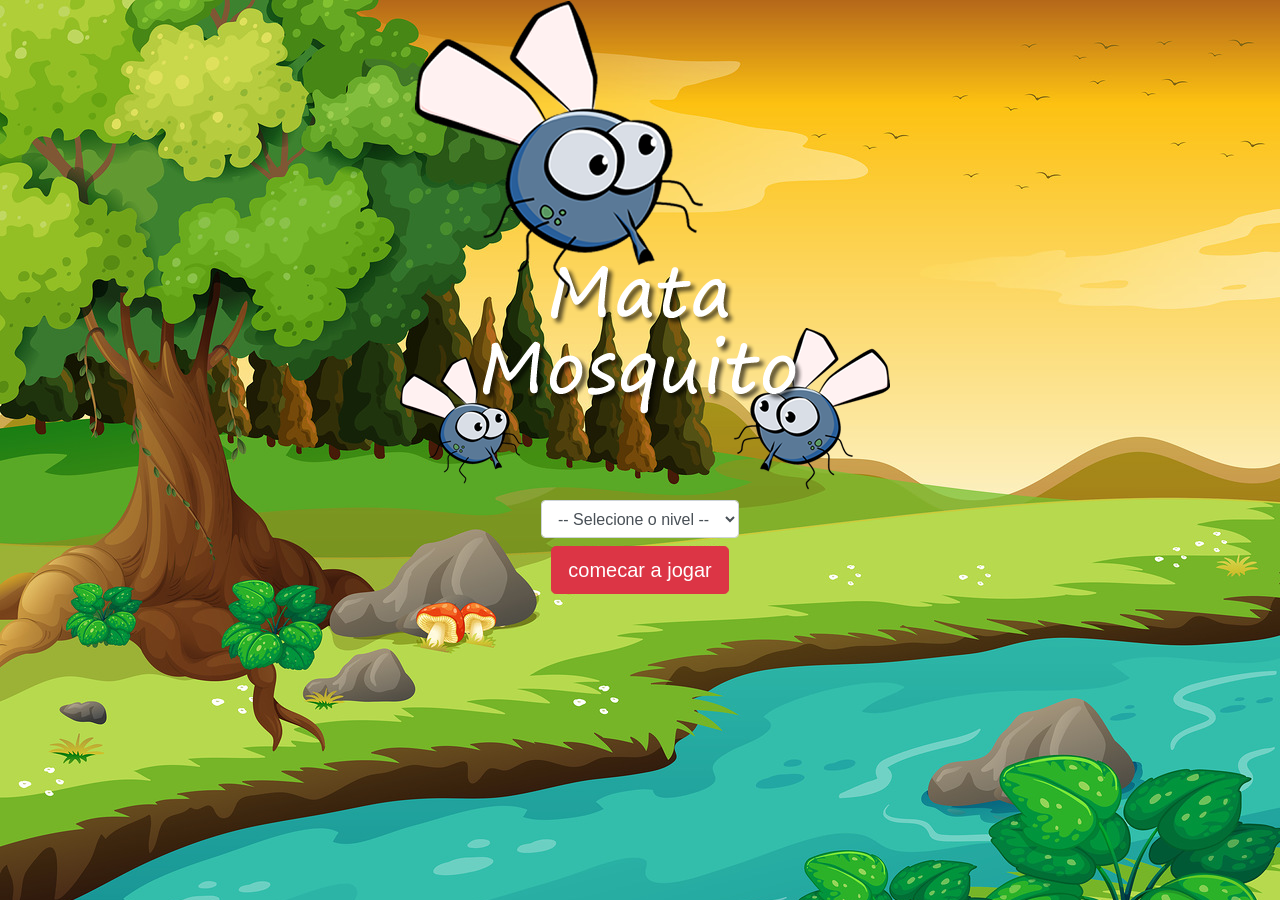
<file: index.html>
<!DOCTYPE html>
<html lang="en">

<head>
    <meta charset="UTF-8">
    <meta name="viewport" content="width=device-width, initial-scale=1.0">
    <link rel="stylesheet" href="https://maxcdn.bootstrapcdn.com/bootstrap/4.0.0-beta.2/css/bootstrap.min.css"
        integrity="sha384-PsH8R72JQ3SOdhVi3uxftmaW6Vc51MKb0q5P2rRUpPvrszuE4W1povHYgTpBfshb" crossorigin="anonymous">
    <link rel="stylesheet" href="css/style.css">
    <title>App Mata Mosquito</title>
    <script>
        function iniciarJogo() {
            var nivel = document.getElementById('nivel').value
            if (nivel === '') {
                alert('Selecione um nivel para iniciar')
                return false
            }
            window.location.href = "app.html?" + nivel
        }
    </script>
</head>

<body>

    <div class="container">
        <div class="row">
            <div class="col">
                <div class="d-flex justify-content-center">
                    <img src="img/game.png" alt="">
                </div>
            </div>
        </div>

        <div class="row">
            <div class="col">
                <div class="d-flex justify-content-center">
                    <div class="mb-2">
                        <select class="form-control" id="nivel">
                            <option value="">
                                -- Selecione o nivel --
                            </option>
                            <option value="facil">
                                Facil
                            </option>
                            <option value="normal">
                                Normal
                            </option>
                            <option value="dificil">
                                Dificil
                            </option>
                            <option value="aspas">
                                Aspas
                            </option>
                        </select>
                    </div>
                </div>
            </div>
        </div>

        <div class="row">
            <div class="col">
                <div class="d-flex justify-content-center">
                    <button type="button" class="btn btn-danger btn-lg" onclick="iniciarJogo()">comecar a jogar</button>
                </div>
            </div>
        </div>
    </div>

</body>

</html>
</file>
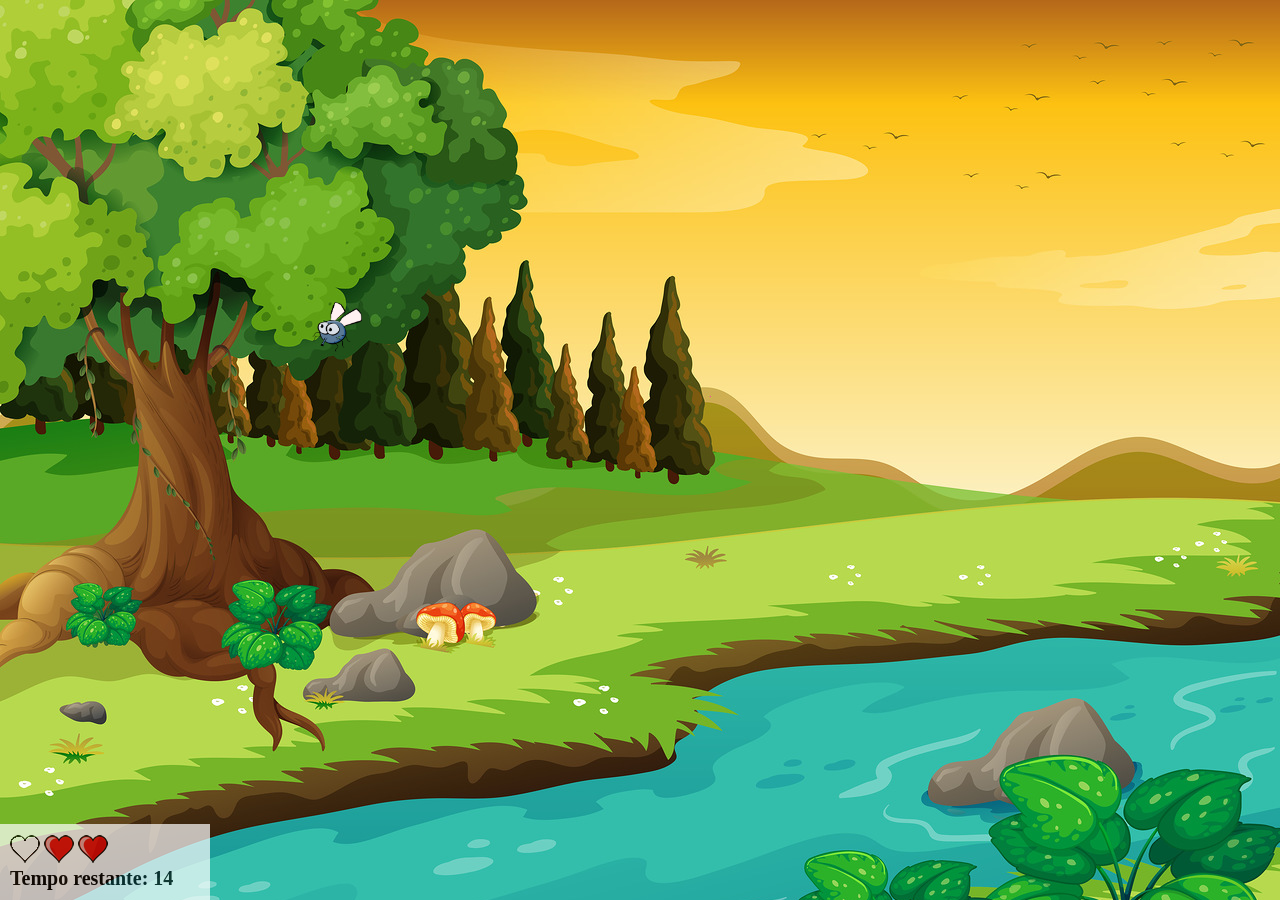
<file: app.html>
<!DOCTYPE html>
<html lang="en">

<head>
    <meta charset="UTF-8">
    <meta name="viewport" content="width=device-width, initial-scale=1.0">
    <title>Mata Mosquito</title>
    <script src="jogo.js"></script>
    <link rel="stylesheet" href="css/style.css">

</head>

<body onresize="ajustaTamanhoJogo()">

    <div class="painel">
        <div class="vidas">
            <img id="v1" src="img/coracao_cheio.png" alt="">
            <img id="v2" src="img/coracao_cheio.png" alt="">
            <img id="v3" src="img/coracao_cheio.png" alt="">
        </div>
        <div class="tempo">
            Tempo restante:
            <span id="cronometro">
            </span>
        </div>
    </div>

    <script>
        document.getElementById('cronometro').innerHTML = tempo

        var criaMosquito = setInterval(function () {
            posicaoMosquito()
        }, mosquitoTempo)
    </script>

</body>

</html>
</file>
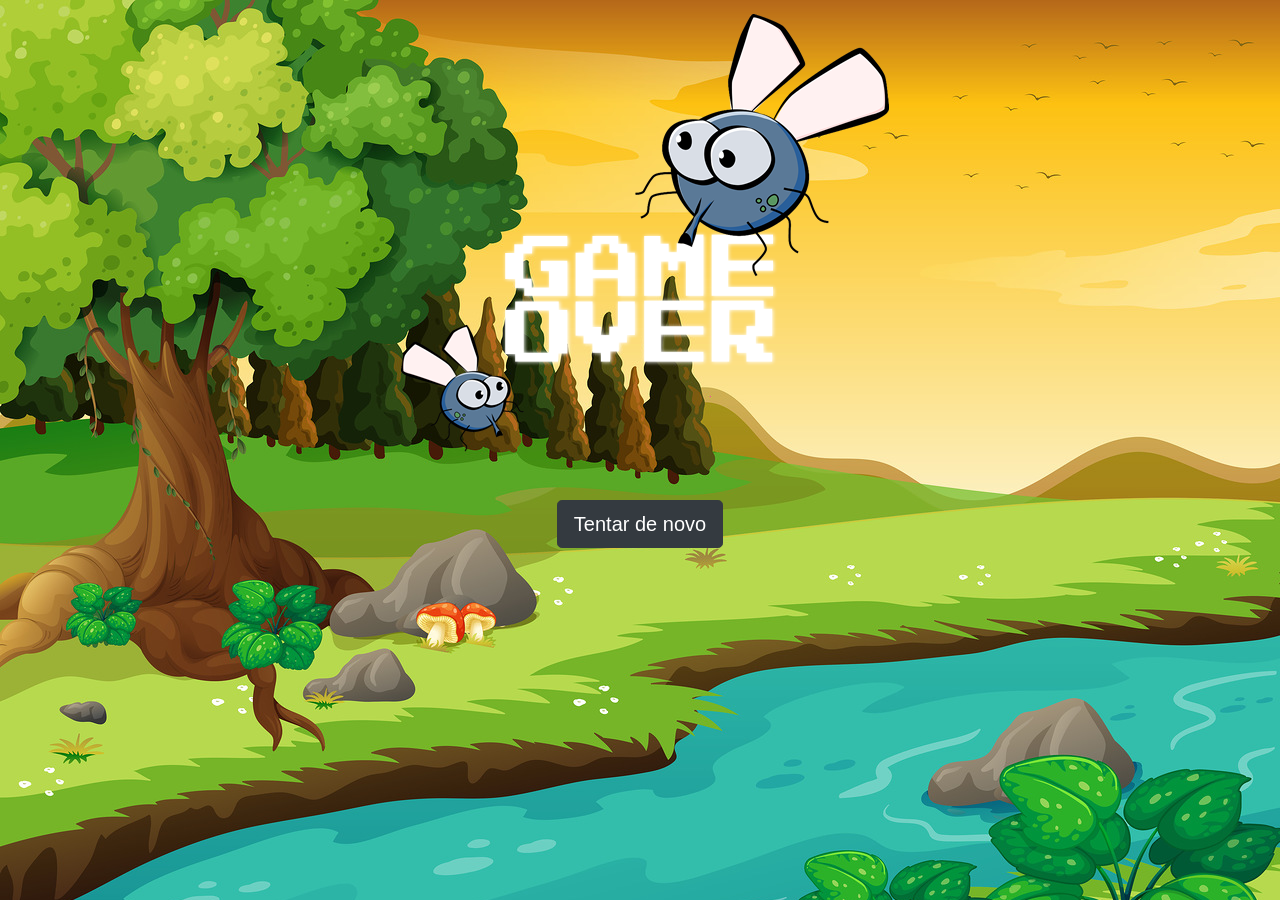
<file: gameOver.html>
<!DOCTYPE html>
<html lang="en">

<head>
    <meta charset="UTF-8">
    <meta name="viewport" content="width=device-width, initial-scale=1.0">
    <link rel="stylesheet" href="https://maxcdn.bootstrapcdn.com/bootstrap/4.0.0-beta.2/css/bootstrap.min.css"
        integrity="sha384-PsH8R72JQ3SOdhVi3uxftmaW6Vc51MKb0q5P2rRUpPvrszuE4W1povHYgTpBfshb" crossorigin="anonymous">
    <link rel="stylesheet" href="css/style.css">
    <title>App Mata Mosquito</title>
</head>

<body>

    <div class="container">
        <div class="row">
            <div class="col">
                <div class="d-flex justify-content-center">
                    <img src="img/game_over.png" alt="">
                </div>
            </div>
        </div>

        <div class="row">
            <div class="col">
                <div class="d-flex justify-content-center">
                    <button onclick="window.location.href = 'index.html'" type="button"
                        class="btn btn-dark btn-lg">Tentar
                        de novo</button>
                </div>
            </div>
        </div>
    </div>

</body>

</html>
</file>
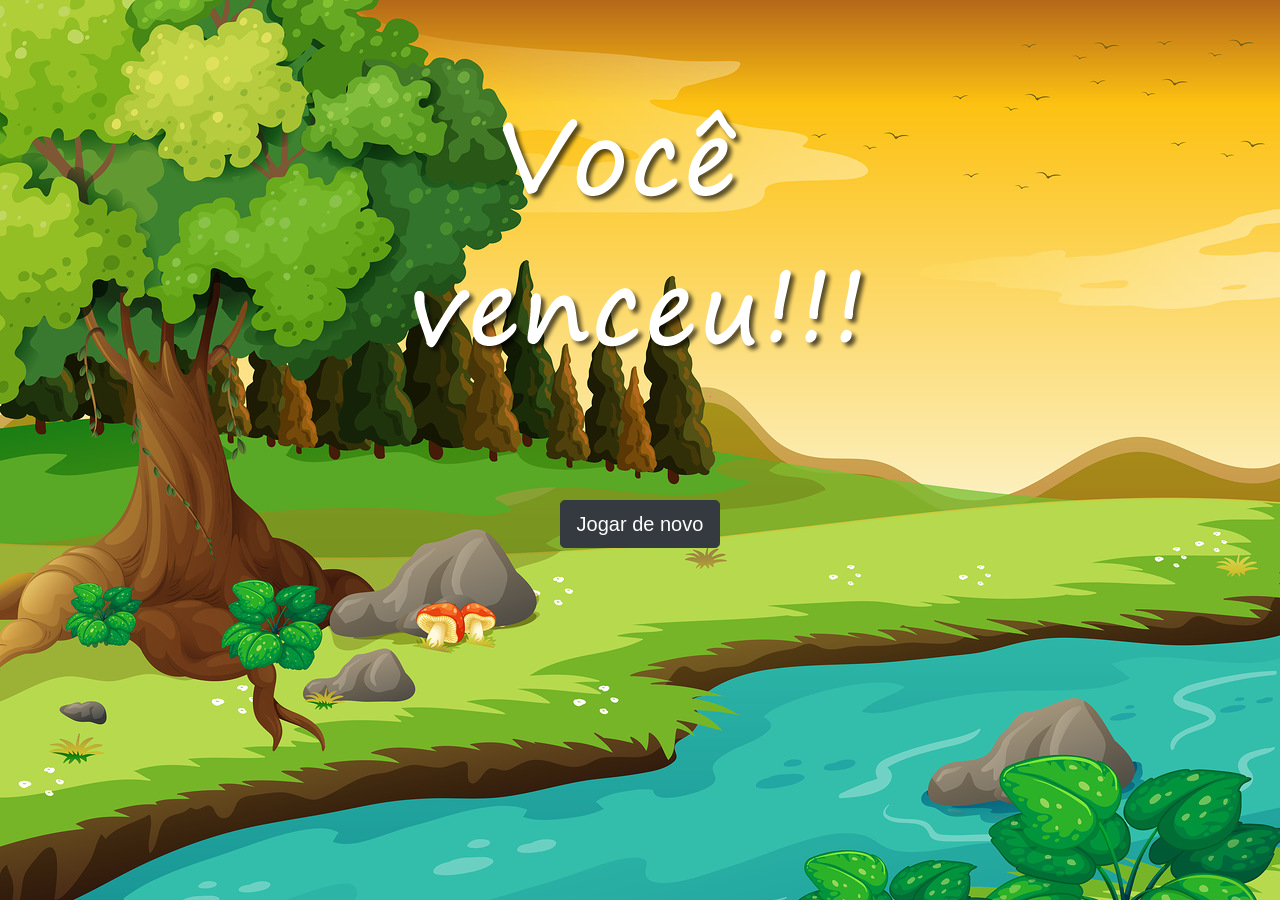
<file: vitoria.html>
<!DOCTYPE html>
<html lang="en">

<head>
    <meta charset="UTF-8">
    <meta name="viewport" content="width=device-width, initial-scale=1.0">
    <link rel="stylesheet" href="https://maxcdn.bootstrapcdn.com/bootstrap/4.0.0-beta.2/css/bootstrap.min.css"
        integrity="sha384-PsH8R72JQ3SOdhVi3uxftmaW6Vc51MKb0q5P2rRUpPvrszuE4W1povHYgTpBfshb" crossorigin="anonymous">
    <link rel="stylesheet" href="css/style.css">
    <title>App Mata Mosquito</title>
</head>

<body>

    <div class="container">
        <div class="row">
            <div class="col">
                <div class="d-flex justify-content-center">
                    <img src="img/vitoria.png" alt="">
                </div>
            </div>
        </div>

        <div class="row">
            <div class="col">
                <div class="d-flex justify-content-center">
                    <button onclick="window.location.href = 'index.html'" type="button"
                        class="btn btn-dark btn-lg">Jogar
                        de novo</button>
                </div>
            </div>
        </div>
    </div>

</body>

</html>
</file>
<file: css/style.css>
html {
    cursor: url(../img/mata_mosca.png) 30 30, auto;
}

body {
    background-image: url(../img/bg.jpg);
    background-repeat: no-repeat;
    background-size: 100%;
}

.mosquito1 {
    width: 50px;
    height: 50px;
}

.mosquito2 {
    width: 70px;
    height: 70px;
}

.mosquito3 {
    width: 90px;
    height: 90px;
}

.ladoA {
    transform: scaleX(1);
}

.ladoB {
    transform: scalex(-1);
}

.painel {
    position: absolute;
    width: 190px;
    padding: 10px;
    left: 0;
    bottom: 0;
    border-top: solid 1px #fff;
    background-color: #fff;
    opacity: 0.7;
}

.vidas {
    float: left;
}

.tempo {
    float: left;
    font-size: 20px;
    font-weight: bold;
}
</file>
